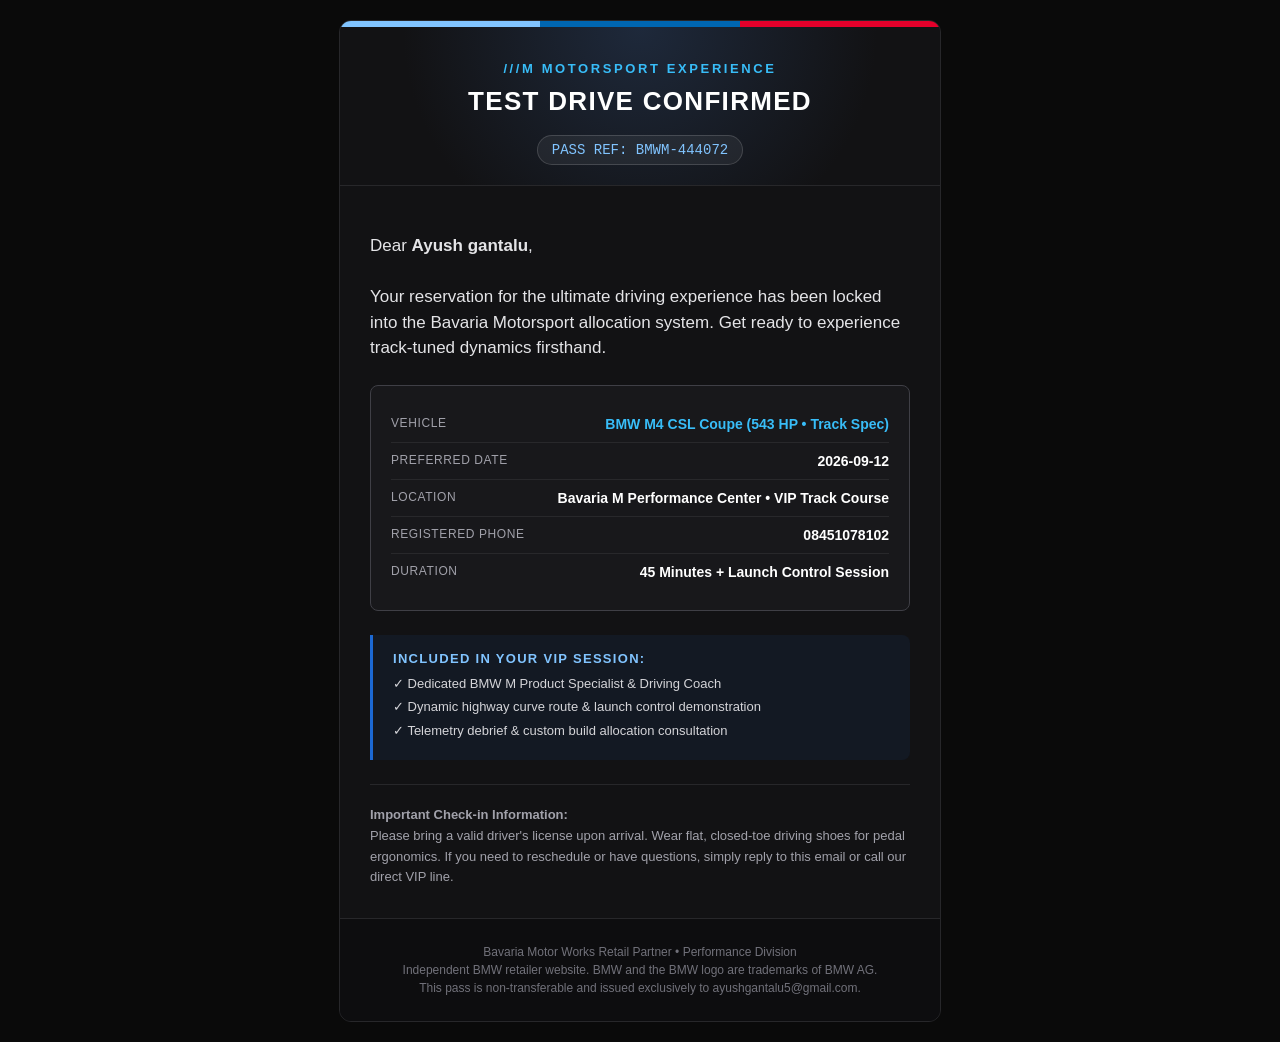
<file: last_confirmation_email.html>
<!DOCTYPE html>
<html>
<head>
  <meta charset="UTF-8">
  <title>Your BMW M Test Drive Confirmation</title>
  <style>
    body {
      margin: 0;
      padding: 0;
      background-color: #0A0A0A;
      font-family: -apple-system, BlinkMacSystemFont, 'Segoe UI', Roboto, Helvetica, Arial, sans-serif;
      color: #FFFFFF;
    }
    .email-container {
      max-width: 600px;
      margin: 20px auto;
      background-color: #121214;
      border: 1px solid #27272a;
      border-radius: 12px;
      overflow: hidden;
    }
    .m-stripes {
      display: flex;
      height: 6px;
      width: 100%;
    }
    .stripe-1 { flex: 1; background-color: #81C4FF; }
    .stripe-2 { flex: 1; background-color: #0066B1; }
    .stripe-3 { flex: 1; background-color: #E4002B; }
    .email-header {
      padding: 32px 30px 20px 30px;
      text-align: center;
      background: radial-gradient(circle at 50% 0%, #1e293b 0%, #121214 70%);
      border-bottom: 1px solid #27272a;
    }
    .logo-badge {
      display: inline-block;
      font-size: 13px;
      font-weight: 800;
      letter-spacing: 0.2em;
      color: #38bdf8;
      margin-bottom: 10px;
      text-transform: uppercase;
    }
    h1 {
      margin: 0 0 8px 0;
      font-size: 26px;
      font-weight: 900;
      text-transform: uppercase;
      letter-spacing: 0.05em;
    }
    .booking-id {
      display: inline-block;
      background: rgba(255, 255, 255, 0.06);
      border: 1px solid rgba(255, 255, 255, 0.15);
      padding: 6px 14px;
      border-radius: 20px;
      font-family: monospace;
      font-size: 14px;
      color: #81C4FF;
      margin-top: 10px;
    }
    .email-body {
      padding: 30px;
    }
    .greeting {
      font-size: 17px;
      line-height: 1.5;
      color: #e4e4e7;
      margin-bottom: 24px;
    }
    .details-card {
      background-color: #18181b;
      border: 1px solid #3f3f46;
      border-radius: 8px;
      padding: 20px;
      margin-bottom: 24px;
    }
    .detail-row {
      display: flex;
      justify-content: space-between;
      padding: 10px 0;
      border-bottom: 1px solid rgba(255, 255, 255, 0.07);
      font-size: 14px;
    }
    .detail-row:last-child {
      border-bottom: none;
    }
    .detail-label {
      color: #a1a1aa;
      text-transform: uppercase;
      font-size: 12px;
      letter-spacing: 0.05em;
    }
    .detail-val {
      font-weight: 700;
      color: #FFFFFF;
      text-align: right;
    }
    .highlight-val {
      color: #38bdf8;
    }
    .perks-section {
      background: rgba(28, 105, 212, 0.08);
      border-left: 3px solid #1C69D4;
      padding: 16px 20px;
      border-radius: 0 8px 8px 0;
      margin-bottom: 24px;
    }
    .perks-title {
      font-size: 13px;
      font-weight: 800;
      letter-spacing: 0.1em;
      color: #81C4FF;
      margin-bottom: 8px;
      text-transform: uppercase;
    }
    .perk-item {
      font-size: 13px;
      color: #d4d4d8;
      line-height: 1.5;
      margin: 4px 0;
    }
    .instructions {
      font-size: 13px;
      color: #a1a1aa;
      line-height: 1.6;
      border-top: 1px solid #27272a;
      padding-top: 20px;
    }
    .email-footer {
      padding: 24px 30px;
      background-color: #0d0d0f;
      text-align: center;
      border-top: 1px solid #27272a;
      font-size: 12px;
      color: #71717a;
      line-height: 1.5;
    }
  </style>
</head>
<body>
  <div class="email-container">
    <div class="m-stripes">
      <div class="stripe-1"></div>
      <div class="stripe-2"></div>
      <div class="stripe-3"></div>
    </div>
    
    <div class="email-header">
      <div class="logo-badge">///M MOTORSPORT EXPERIENCE</div>
      <h1>TEST DRIVE CONFIRMED</h1>
      <div class="booking-id">PASS REF: BMWM-444072</div>
    </div>

    <div class="email-body">
      <p class="greeting">
        Dear <strong>Ayush gantalu</strong>,<br><br>
        Your reservation for the ultimate driving experience has been locked into the Bavaria Motorsport allocation system. Get ready to experience track-tuned dynamics firsthand.
      </p>

      <div class="details-card">
        <div class="detail-row">
          <span class="detail-label">Vehicle</span>
          <span class="detail-val highlight-val">BMW M4 CSL Coupe (543 HP • Track Spec)</span>
        </div>
        <div class="detail-row">
          <span class="detail-label">Preferred Date</span>
          <span class="detail-val">2026-09-12</span>
        </div>
        <div class="detail-row">
          <span class="detail-label">Location</span>
          <span class="detail-val">Bavaria M Performance Center • VIP Track Course</span>
        </div>
        <div class="detail-row">
          <span class="detail-label">Registered Phone</span>
          <span class="detail-val">08451078102</span>
        </div>
        <div class="detail-row">
          <span class="detail-label">Duration</span>
          <span class="detail-val">45 Minutes + Launch Control Session</span>
        </div>
      </div>

      <div class="perks-section">
        <div class="perks-title">Included in Your VIP Session:</div>
        <div class="perk-item">✓ Dedicated BMW M Product Specialist & Driving Coach</div>
        <div class="perk-item">✓ Dynamic highway curve route & launch control demonstration</div>
        <div class="perk-item">✓ Telemetry debrief & custom build allocation consultation</div>
      </div>

      <div class="instructions">
        <strong>Important Check-in Information:</strong><br>
        Please bring a valid driver's license upon arrival. Wear flat, closed-toe driving shoes for pedal ergonomics. If you need to reschedule or have questions, simply reply to this email or call our direct VIP line.
      </div>
    </div>

    <div class="email-footer">
      Bavaria Motor Works Retail Partner • Performance Division<br>
      Independent BMW retailer website. BMW and the BMW logo are trademarks of BMW AG.<br>
      This pass is non-transferable and issued exclusively to ayushgantalu5@gmail.com.
    </div>
  </div>
</body>
</html>
</file>
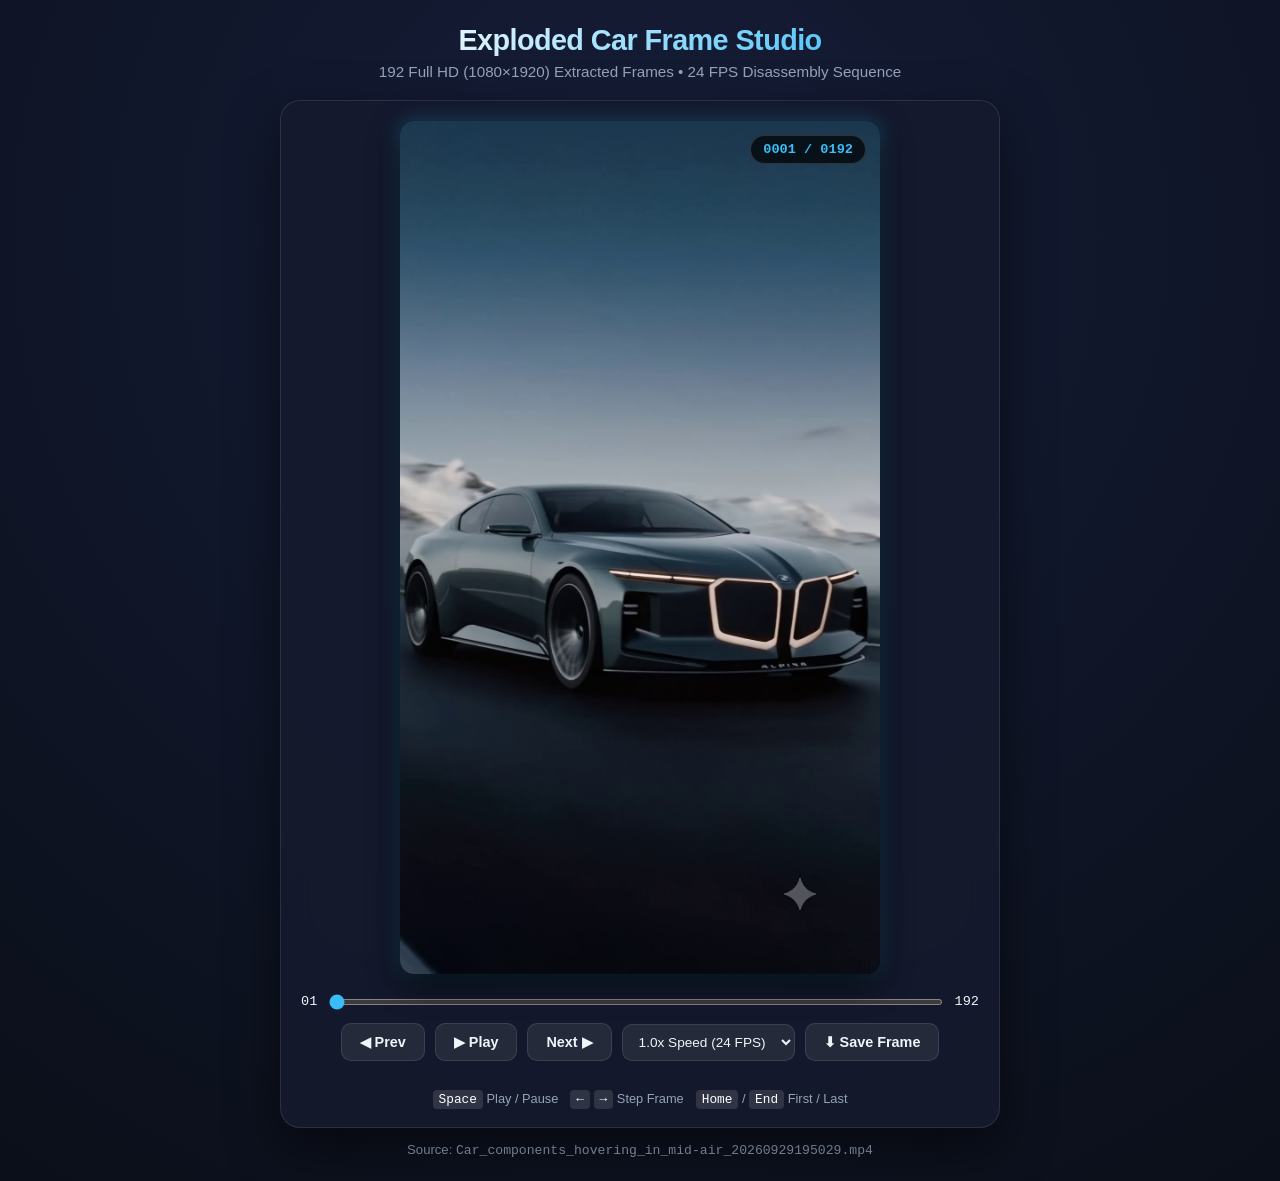
<file: viewer.html>
<!DOCTYPE html>
<html lang="en">
<head>
  <meta charset="UTF-8">
  <meta name="viewport" content="width=device-width, initial-scale=1.0">
  <title>Exploded Car Animation - Frame Viewer</title>
  <style>
    :root {
      --bg: #0b0f19;
      --card-bg: rgba(22, 27, 46, 0.85);
      --accent: #38bdf8;
      --accent-glow: rgba(56, 189, 248, 0.35);
      --text: #f1f5f9;
      --text-muted: #94a3b8;
      --border: rgba(255, 255, 255, 0.1);
    }

    * {
      box-sizing: border-box;
      margin: 0;
      padding: 0;
    }

    body {
      background: radial-gradient(circle at 50% 20%, #151d38, var(--bg));
      color: var(--text);
      font-family: -apple-system, BlinkMacSystemFont, "Segoe UI", Roboto, sans-serif;
      min-height: 100vh;
      display: flex;
      flex-direction: column;
      align-items: center;
      padding: 24px 16px;
    }

    header {
      text-align: center;
      margin-bottom: 20px;
    }

    h1 {
      font-size: 1.8rem;
      font-weight: 700;
      letter-spacing: -0.02em;
      background: linear-gradient(135deg, #fff, var(--accent));
      -webkit-background-clip: text;
      -webkit-text-fill-color: transparent;
      margin-bottom: 6px;
    }

    p.subtitle {
      color: var(--text-muted);
      font-size: 0.95rem;
    }

    .container {
      display: flex;
      flex-direction: column;
      align-items: center;
      width: 100%;
      max-width: 720px;
      background: var(--card-bg);
      backdrop-filter: blur(16px);
      border: 1px solid var(--border);
      border-radius: 20px;
      padding: 20px;
      box-shadow: 0 20px 50px rgba(0,0,0,0.5);
    }

    .viewport {
      position: relative;
      width: 100%;
      max-width: 480px;
      aspect-ratio: 9 / 16;
      border-radius: 14px;
      overflow: hidden;
      background: #000;
      box-shadow: 0 10px 30px rgba(0,0,0,0.8), 0 0 20px var(--accent-glow);
      display: flex;
      align-items: center;
      justify-content: center;
    }

    .viewport img {
      width: 100%;
      height: 100%;
      object-fit: contain;
      user-select: none;
    }

    .frame-badge {
      position: absolute;
      top: 14px;
      right: 14px;
      background: rgba(0, 0, 0, 0.7);
      backdrop-filter: blur(8px);
      border: 1px solid rgba(255, 255, 255, 0.15);
      padding: 6px 12px;
      border-radius: 20px;
      font-size: 0.85rem;
      font-family: monospace;
      color: var(--accent);
      font-weight: 600;
    }

    .controls {
      width: 100%;
      margin-top: 20px;
      display: flex;
      flex-direction: column;
      gap: 14px;
    }

    .slider-row {
      display: flex;
      align-items: center;
      gap: 12px;
    }

    input[type="range"] {
      flex: 1;
      accent-color: var(--accent);
      height: 6px;
      cursor: pointer;
    }

    .btn-row {
      display: flex;
      justify-content: center;
      align-items: center;
      gap: 10px;
      flex-wrap: wrap;
    }

    button {
      background: rgba(255, 255, 255, 0.08);
      border: 1px solid var(--border);
      color: var(--text);
      padding: 10px 18px;
      border-radius: 10px;
      font-weight: 600;
      font-size: 0.9rem;
      cursor: pointer;
      transition: all 0.2s ease;
      display: flex;
      align-items: center;
      gap: 6px;
    }

    button:hover {
      background: var(--accent);
      color: #0b0f19;
      box-shadow: 0 0 15px var(--accent-glow);
      border-color: var(--accent);
    }

    .speed-select {
      background: rgba(255, 255, 255, 0.08);
      border: 1px solid var(--border);
      color: var(--text);
      padding: 9px 12px;
      border-radius: 10px;
      font-size: 0.85rem;
      cursor: pointer;
      outline: none;
    }

    .info-footer {
      margin-top: 14px;
      font-size: 0.82rem;
      color: var(--text-muted);
      text-align: center;
    }

    .shortcuts {
      margin-top: 16px;
      font-size: 0.8rem;
      color: var(--text-muted);
      display: flex;
      gap: 12px;
      justify-content: center;
    }

    kbd {
      background: rgba(255,255,255,0.12);
      padding: 2px 6px;
      border-radius: 4px;
      color: #fff;
    }
  </style>
</head>
<body>

  <header>
    <h1>Exploded Car Frame Studio</h1>
    <p class="subtitle">192 Full HD (1080×1920) Extracted Frames • 24 FPS Disassembly Sequence</p>
  </header>

  <div class="container">
    <div class="viewport">
      <img id="frameDisplay" src="frames/frame_0001.png" alt="Car Frame">
      <div class="frame-badge" id="frameBadge">0001 / 0192</div>
    </div>

    <div class="controls">
      <div class="slider-row">
        <span style="font-family: monospace; font-size: 0.85rem;">01</span>
        <input type="range" id="frameSlider" min="1" max="192" value="1" step="1">
        <span style="font-family: monospace; font-size: 0.85rem;">192</span>
      </div>

      <div class="btn-row">
        <button id="prevBtn" title="Previous frame (Left Arrow)">◀ Prev</button>
        <button id="playBtn" title="Play / Pause (Spacebar)">▶ Play</button>
        <button id="nextBtn" title="Next frame (Right Arrow)">Next ▶</button>
        <select class="speed-select" id="speedSelect" title="Playback Speed">
          <option value="60">0.5x Speed</option>
          <option value="41" selected>1.0x Speed (24 FPS)</option>
          <option value="20">2.0x Speed</option>
        </select>
        <button id="downloadBtn" title="Save current frame">⬇ Save Frame</button>
      </div>

      <div class="shortcuts">
        <span><kbd>Space</kbd> Play / Pause</span>
        <span><kbd>←</kbd> <kbd>→</kbd> Step Frame</span>
        <span><kbd>Home</kbd> / <kbd>End</kbd> First / Last</span>
      </div>
    </div>
  </div>

  <div class="info-footer">
    Source: <code>Car_components_hovering_in_mid-air_20260929195029.mp4</code>
  </div>

  <script>
    const TOTAL_FRAMES = 192;
    const img = document.getElementById("frameDisplay");
    const slider = document.getElementById("frameSlider");
    const badge = document.getElementById("frameBadge");
    const playBtn = document.getElementById("playBtn");
    const prevBtn = document.getElementById("prevBtn");
    const nextBtn = document.getElementById("nextBtn");
    const speedSelect = document.getElementById("speedSelect");
    const downloadBtn = document.getElementById("downloadBtn");

    let currentFrame = 1;
    let isPlaying = false;
    let intervalId = null;

    function formatNumber(num) {
      return String(num).padStart(4, "0");
    }

    function setFrame(frameNum) {
      currentFrame = Math.max(1, Math.min(TOTAL_FRAMES, frameNum));
      const formatted = formatNumber(currentFrame);
      img.src = `frames/frame_${formatted}.png`;
      slider.value = currentFrame;
      badge.textContent = `${formatted} / ${formatNumber(TOTAL_FRAMES)}`;
    }

    function play() {
      if (isPlaying) return;
      isPlaying = true;
      playBtn.textContent = "⏸ Pause";
      const delay = parseInt(speedSelect.value, 10);
      intervalId = setInterval(() => {
        let next = currentFrame + 1;
        if (next > TOTAL_FRAMES) next = 1;
        setFrame(next);
      }, delay);
    }

    function pause() {
      isPlaying = false;
      playBtn.textContent = "▶ Play";
      if (intervalId) {
        clearInterval(intervalId);
        intervalId = null;
      }
    }

    function togglePlay() {
      if (isPlaying) pause();
      else play();
    }

    slider.addEventListener("input", (e) => {
      pause();
      setFrame(parseInt(e.target.value, 10));
    });

    prevBtn.addEventListener("click", () => {
      pause();
      setFrame(currentFrame - 1);
    });

    nextBtn.addEventListener("click", () => {
      pause();
      setFrame(currentFrame + 1);
    });

    playBtn.addEventListener("click", togglePlay);

    speedSelect.addEventListener("change", () => {
      if (isPlaying) {
        pause();
        play();
      }
    });

    downloadBtn.addEventListener("click", () => {
      const link = document.createElement("a");
      link.href = img.src;
      link.download = `exploded_car_frame_${formatNumber(currentFrame)}.png`;
      link.click();
    });

    window.addEventListener("keydown", (e) => {
      if (e.code === "Space") {
        e.preventDefault();
        togglePlay();
      } else if (e.code === "ArrowLeft") {
        pause();
        setFrame(currentFrame - 1);
      } else if (e.code === "ArrowRight") {
        pause();
        setFrame(currentFrame + 1);
      } else if (e.code === "Home") {
        pause();
        setFrame(1);
      } else if (e.code === "End") {
        pause();
        setFrame(TOTAL_FRAMES);
      }
    });

    // Preload next few frames for ultra-smooth playback
    let preloaded = 0;
    function preload() {
      for (let i = 1; i <= Math.min(30, TOTAL_FRAMES); i++) {
        const preImg = new Image();
        preImg.src = `frames/frame_${formatNumber(i)}.png`;
      }
    }
    preload();
  </script>
</body>
</html>
</file>
